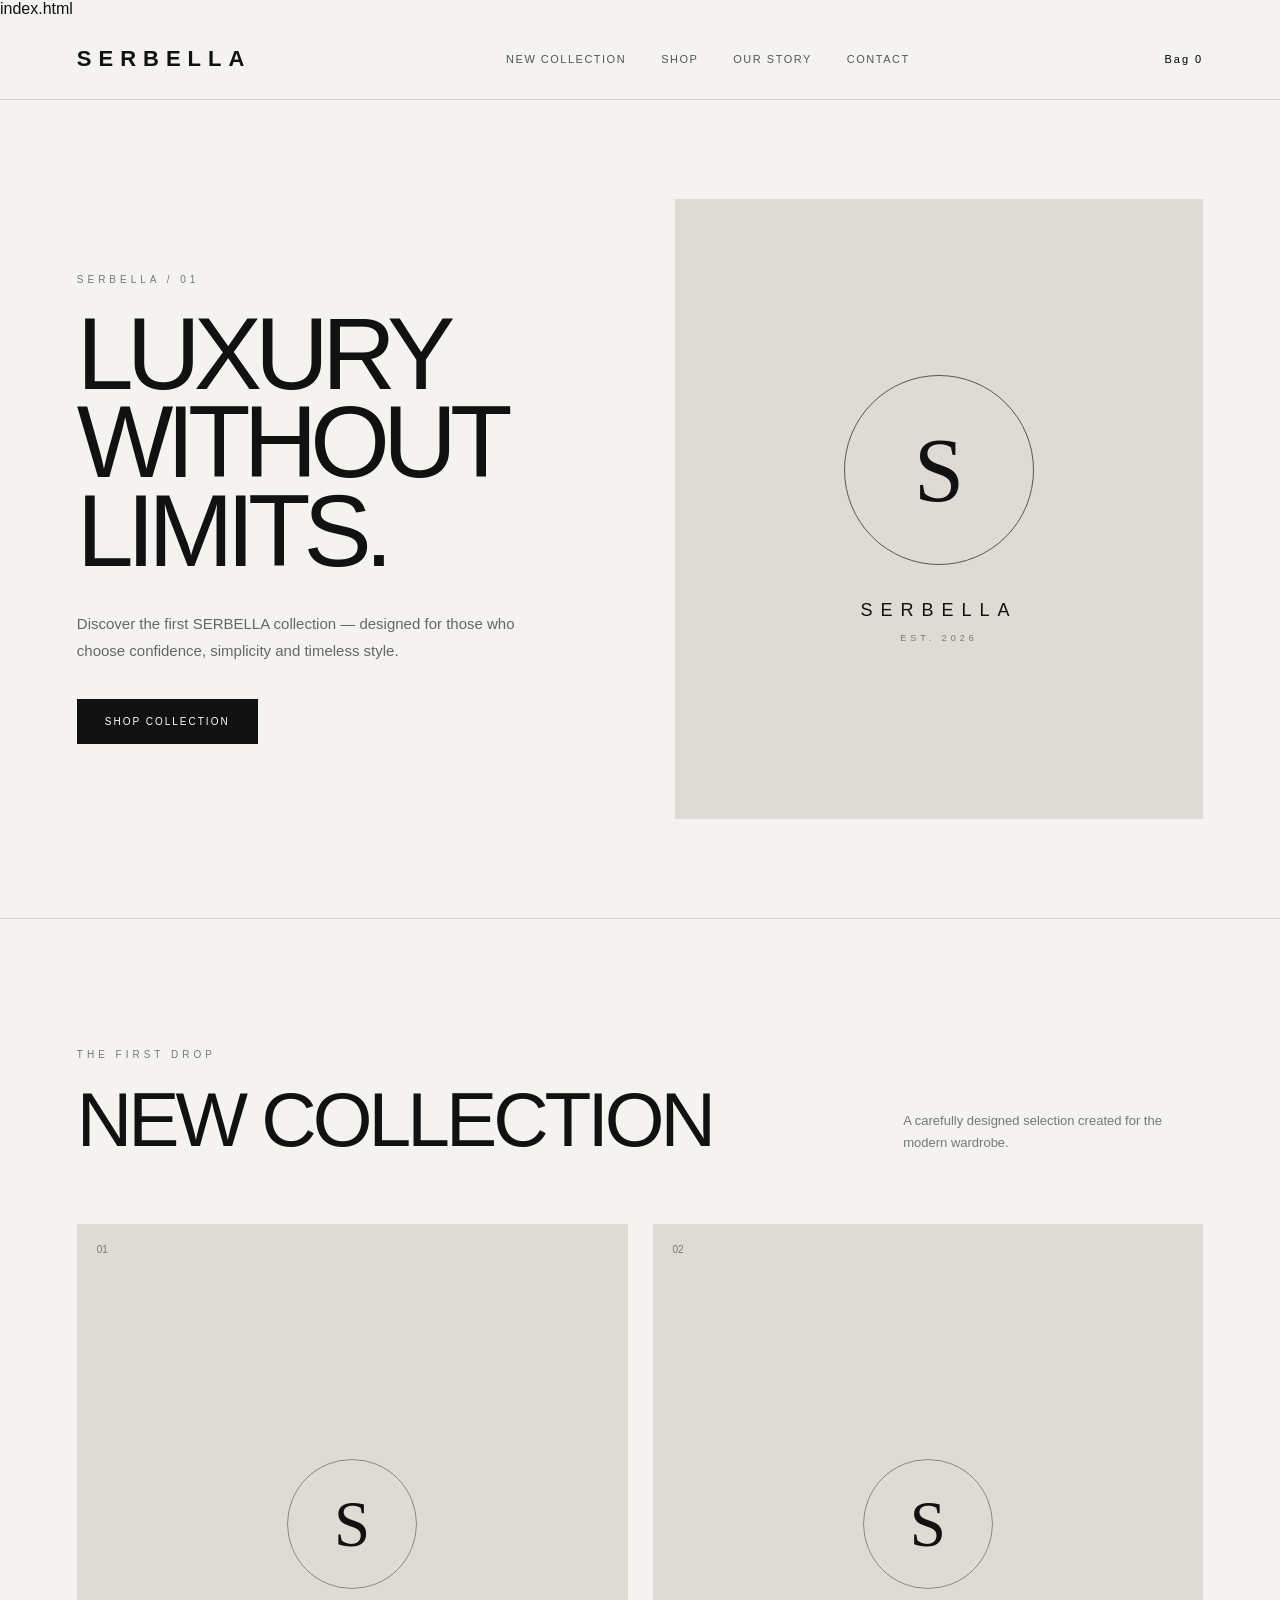
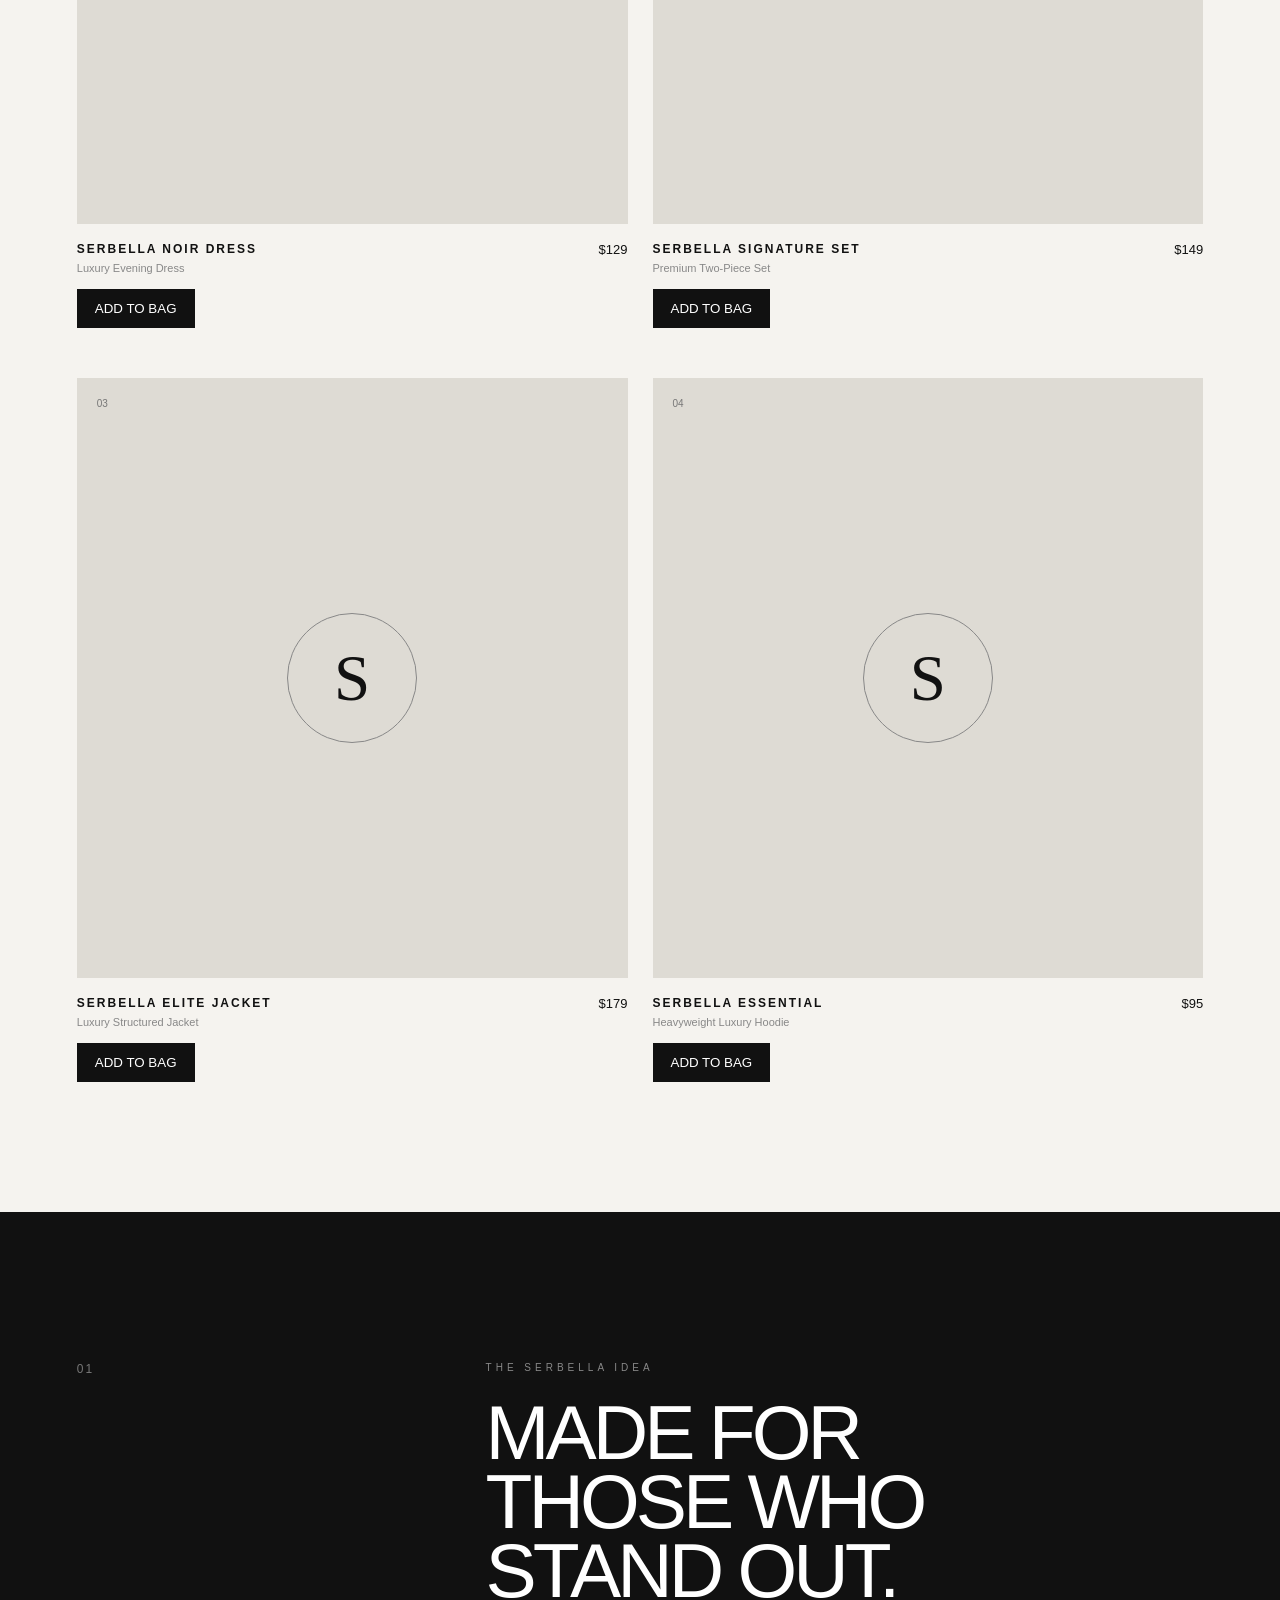
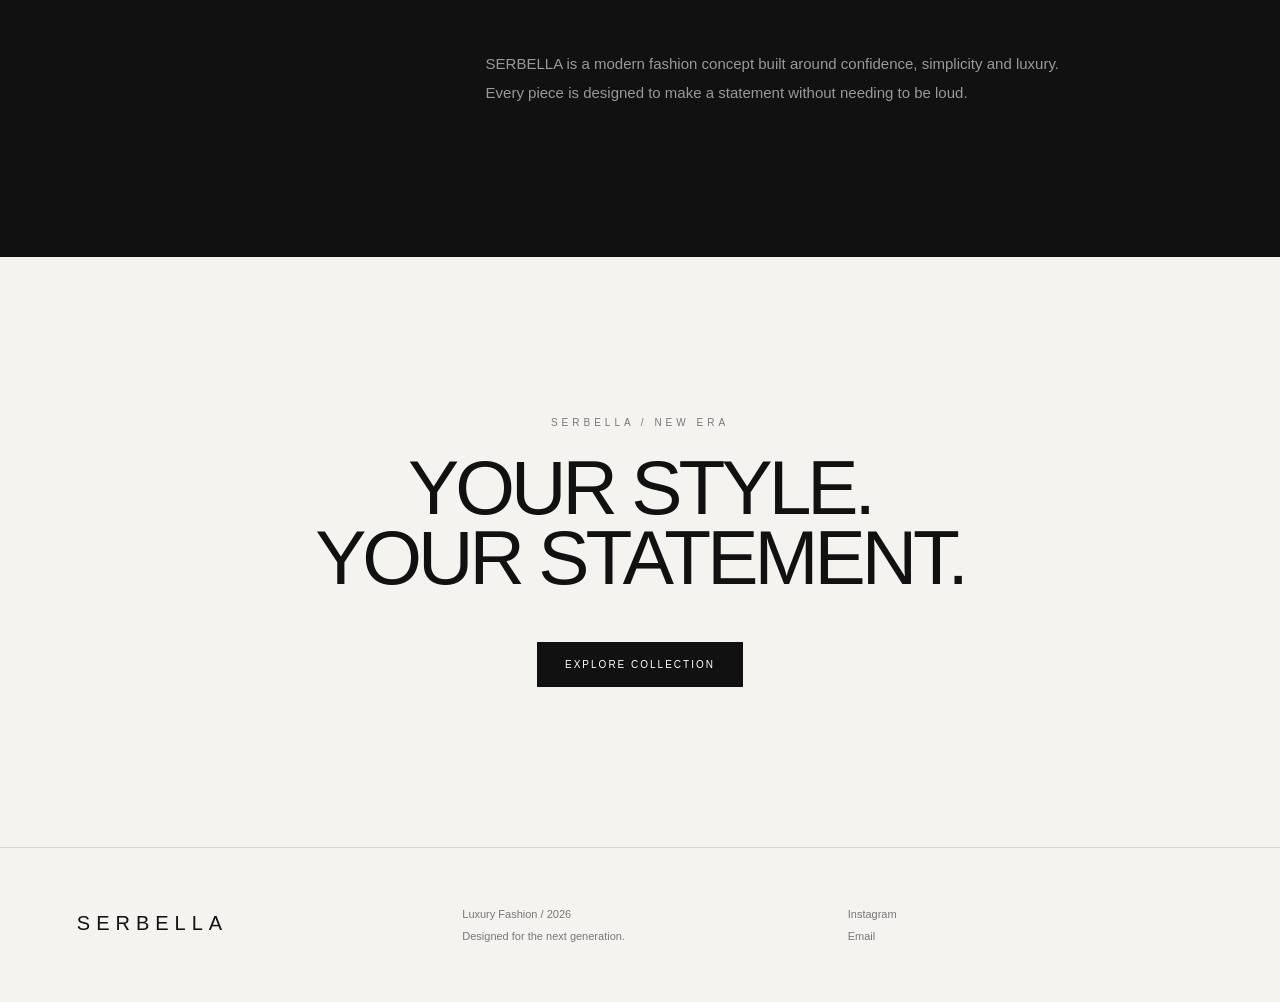
<file: index.html>
index.html
<!DOCTYPE html>
<html lang="en">
<head>
  <meta charset="UTF-8">
  <meta name="viewport" content="width=device-width, initial-scale=1.0">
  <title>SERBELLA — Luxury Fashion</title>
  <link rel="stylesheet" href="style.css">
</head>
<body>
  <!-- NAVIGATION -->
  <header class="navbar">
    <a href="#" class="logo">SERBELLA</a>
    <nav class="nav-links">
      <a href="#new">New Collection</a>
      <a href="#shop">Shop</a>
      <a href="#story">Our Story</a>
      <a href="#contact">Contact</a>
    </nav>
<button class="cart-button" id="open-cart">
  Bag <span id="cart-count">0</span>
</button>

<div class="cart-panel" id="cart-panel">
  <div class="cart-header">
    <h3>YOUR BAG</h3>
    <button id="close-cart">×</button>
  </div>

  <div id="cart-items"></div>

  <div class="cart-footer">
  <div>
    <span>Total</span>
    <strong>$<span id="cart-total">0</span></strong>
  </div>

  <button id="checkout-button">
    CHECKOUT
  </button>
</div>
    <div>
      <span>Total</span>
      <strong>$<span id="cart-total">0</span></strong>
    </div>

   
  </div>
</div>
  </header>
  <!-- HERO -->
  <main>
    <section class="hero">
      <div class="hero-content">
        <p class="eyebrow">SERBELLA / 01</p>
        <h1>
          LUXURY<br>
          WITHOUT<br>
          LIMITS.
        </h1>
        <p class="hero-text">
          Discover the first SERBELLA collection —
          designed for those who choose confidence,
          simplicity and timeless style.
        </p>
        <a href="#new" class="shop-button">
          SHOP COLLECTION
        </a>
      </div>
      <div class="hero-visual">
        <div class="hero-logo">S</div>
        <p>SERBELLA</p>
        <span>EST. 2026</span>
      </div>
    </section>
    <!-- COLLECTION -->
    <section id="new" class="collection">
      <div class="section-heading">
        <div>
          <p class="eyebrow">THE FIRST DROP</p>
          <h2>NEW COLLECTION</h2>
        </div>
        <p>
          A carefully designed selection
          created for the modern wardrobe.
        </p>
      </div>
      <div class="products">
        <article class="product">
          <div class="product-image">
            <span>01</span>
            <div>S</div>
          </div>
          <div class="product-info">
            <h3>SERBELLA NOIR DRESS</h3>
            <p>Luxury Evening Dress</p>
            <strong>$129</strong>
          </div>
        </article>
        <article class="product">
          <div class="product-image">
            <span>02</span>
            <div>S</div>
          </div>
          <div class="product-info">
            <h3>SERBELLA SIGNATURE SET</h3>
            <p>Premium Two-Piece Set</p>
            <strong>$149</strong>
          </div>
        </article>
        <article class="product">
          <div class="product-image">
            <span>03</span>
            <div>S</div>
          </div>
          <div class="product-info">
            <h3>SERBELLA ELITE JACKET</h3>
            <p>Luxury Structured Jacket</p>
            <strong>$179</strong>
          </div>
        </article>
        <article class="product">
          <div class="product-image">
            <span>04</span>
            <div>S</div>
          </div>
          <div class="product-info">
            <h3>SERBELLA ESSENTIAL</h3>
            <p>Heavyweight Luxury Hoodie</p>
            <strong>$95</strong>
          </div>
        </article>
      </div>
    </section>
    <!-- BRAND STORY -->
    <section id="story" class="story">
      <div class="story-number">
        01
      </div>
      <div>
        <p class="eyebrow">THE SERBELLA IDEA</p>
        <h2>
          MADE FOR<br>
          THOSE WHO<br>
          STAND OUT.
        </h2>
        <p class="story-text">
          SERBELLA is a modern fashion concept built around
          confidence, simplicity and luxury.
          Every piece is designed to make a statement
          without needing to be loud.
        </p>
      </div>
    </section>
    <!-- CTA -->
    <section id="shop" class="cta">
      <p class="eyebrow">SERBELLA / NEW ERA</p>
      <h2>
        YOUR STYLE.<br>
        YOUR STATEMENT.
      </h2>
      <a href="#new" class="shop-button">
        EXPLORE COLLECTION
      </a>
    </section>
  </main>
  <!-- FOOTER -->
  <footer id="contact">
    <div class="footer-logo">
      SERBELLA
    </div>
    <div>
      <p>Luxury Fashion / 2026</p>
      <p>Designed for the next generation.</p>
    </div>
    <div>
      <p>Instagram</p>
      <p>Email</p>
    </div>
  </footer>
  <script src="script.js"></script>
</body>
</html>
</file>
<file: style.css>
* {
  margin: 0;
  padding: 0;
  box-sizing: border-box;
}

html {
  scroll-behavior: smooth;
}

body {
  background: #f5f3ef;
  color: #111;
  font-family: Arial, Helvetica, sans-serif;
}

a {
  color: inherit;
  text-decoration: none;
}

/* NAVBAR */

.navbar {
  height: 82px;
  padding: 0 6%;
  display: flex;
  align-items: center;
  justify-content: space-between;
  border-bottom: 1px solid #d8d5cf;
  background: #f5f3ef;
  position: sticky;
  top: 0;
  z-index: 100;
}

.logo {
  font-size: 22px;
  letter-spacing: 7px;
  font-weight: 600;
}

.nav-links {
  display: flex;
  gap: 35px;
}

.nav-links a {
  font-size: 11px;
  text-transform: uppercase;
  letter-spacing: 1.5px;
  color: #555;
  transition: .3s;
}

.nav-links a:hover {
  color: #000;
}

.cart-button {
  border: 0;
  background: transparent;
  font-size: 11px;
  letter-spacing: 2px;
  cursor: pointer;
}

/* HERO */

.hero {
  min-height: calc(100vh - 82px);
  padding: 70px 6%;
  display: grid;
  grid-template-columns: 1fr 1fr;
  gap: 70px;
  align-items: center;
}

.hero-content {
  max-width: 700px;
}

.eyebrow {
  font-size: 10px;
  letter-spacing: 4px;
  color: #777;
  margin-bottom: 25px;
}

.hero h1 {
  font-size: clamp(60px, 8vw, 120px);
  line-height: .86;
  letter-spacing: -7px;
  font-weight: 500;
}

.hero-text {
  max-width: 480px;
  color: #666;
  font-size: 15px;
  line-height: 1.8;
  margin: 35px 0;
}

.shop-button {
  display: inline-block;
  background: #111;
  color: #fff;
  padding: 17px 28px;
  font-size: 10px;
  letter-spacing: 2px;
  transition: .3s;
}

.shop-button:hover {
  background: #444;
  transform: translateY(-3px);
}

.hero-visual {
  height: 620px;
  background: #dedbd4;
  display: flex;
  flex-direction: column;
  justify-content: center;
  align-items: center;
  text-align: center;
}

.hero-logo {
  width: 190px;
  height: 190px;
  border: 1px solid #555;
  border-radius: 50%;
  display: grid;
  place-items: center;
  font-family: Georgia, serif;
  font-size: 90px;
  margin-bottom: 35px;
}

.hero-visual p {
  font-size: 18px;
  letter-spacing: 8px;
}

.hero-visual span {
  margin-top: 12px;
  color: #777;
  font-size: 9px;
  letter-spacing: 4px;
}

/* COLLECTION */

.collection {
  padding: 130px 6%;
  border-top: 1px solid #d8d5cf;
}

.section-heading {
  display: flex;
  justify-content: space-between;
  align-items: end;
  margin-bottom: 70px;
}

.section-heading h2,
.story h2,
.cta h2 {
  font-size: clamp(45px, 6vw, 85px);
  line-height: .9;
  letter-spacing: -4px;
  font-weight: 500;
}

.section-heading > p {
  max-width: 300px;
  color: #777;
  font-size: 13px;
  line-height: 1.7;
}

.products {
  display: grid;
  grid-template-columns: repeat(2, 1fr);
  gap: 50px 25px;
}

.product-image {
  height: 600px;
  background: #dedbd4;
  display: flex;
  align-items: center;
  justify-content: center;
  position: relative;
}

.product-image span {
  position: absolute;
  top: 20px;
  left: 20px;
  font-size: 10px;
  color: #777;
}

.product-image div {
  width: 130px;
  height: 130px;
  border: 1px solid #888;
  border-radius: 50%;
  display: grid;
  place-items: center;
  font-family: Georgia, serif;
  font-size: 65px;
}

.product-info {
  padding-top: 18px;
  display: grid;
  grid-template-columns: 1fr auto;
}

.product-info h3 {
  font-size: 12px;
  letter-spacing: 2px;
  font-weight: 600;
}

.product-info p {
  grid-column: 1;
  color: #888;
  font-size: 11px;
  margin-top: 6px;
}

.product-info strong {
  grid-column: 2;
  grid-row: 1 / 3;
  font-size: 13px;
  font-weight: 500;
}

/* STORY */

.story {
  padding: 150px 6%;
  background: #111;
  color: #fff;
  display: grid;
  grid-template-columns: 1fr 2fr;
  gap: 50px;
}

.story .eyebrow {
  color: #888;
}

.story h2 {
  margin-bottom: 45px;
}

.story-number {
  color: #777;
  font-size: 12px;
  letter-spacing: 2px;
}

.story-text {
  max-width: 600px;
  color: #999;
  font-size: 15px;
  line-height: 1.9;
}

/* CTA */

.cta {
  padding: 160px 6%;
  text-align: center;
}

.cta h2 {
  margin-bottom: 50px;
}

/* FOOTER */

footer {
  padding: 55px 6%;
  border-top: 1px solid #d8d5cf;
  display: grid;
  grid-template-columns: 1fr 1fr 1fr;
  gap: 30px;
  color: #777;
  font-size: 11px;
  line-height: 2;
}

.footer-logo {
  color: #111;
  letter-spacing: 6px;
  font-size: 20px;
}

/* MOBILE */

@media (max-width: 800px) {

  .navbar {
    padding: 0 5%;
  }

  .nav-links {
    display: none;
  }

  .hero {
    grid-template-columns: 1fr;
    padding: 55px 5%;
  }

  .hero h1 {
    font-size: 65px;
  }

  .hero-visual {
    height: 430px;
  }

  .section-heading {
    display: block;
  }

  .section-heading > p {
    margin-top: 25px;
  }

  .products {
    grid-template-columns: 1fr;
  }

  .product-image {
    height: 500px;
  }

  .story {
    grid-template-columns: 1fr;
    padding: 100px 5%;
  }

  .cta {
    padding: 110px 5%;
  }

  footer {
    grid-template-columns: 1fr;
    padding: 40px 5%;
  }
}
/* CART PANEL */

.cart-panel {
  position: fixed;
  top: 0;
  right: -420px;
  width: 400px;
  max-width: 90%;
  height: 100vh;
  background: #f5f3ef;
  border-left: 1px solid #d8d5cf;
  z-index: 999;
  padding: 30px;
  transition: right .4s ease;
  display: flex;
  flex-direction: column;
}

.cart-panel.active {
  right: 0;
}

.cart-header {
  display: flex;
  justify-content: space-between;
  align-items: center;
  padding-bottom: 25px;
  border-bottom: 1px solid #d8d5cf;
}

.cart-header h3 {
  font-size: 12px;
  letter-spacing: 3px;
}

#close-cart {
  border: 0;
  background: transparent;
  font-size: 30px;
  cursor: pointer;
}

#cart-items {
  flex: 1;
  overflow-y: auto;
  padding: 25px 0;
}

.cart-item {
  display: flex;
  justify-content: space-between;
  gap: 15px;
  padding: 18px 0;
  border-bottom: 1px solid #ddd9d1;
}

.cart-item h4 {
  font-size: 11px;
  letter-spacing: 1px;
}

.cart-item p {
  color: #777;
  font-size: 12px;
  margin-top: 5px;
}

.remove-item {
  border: 0;
  background: transparent;
  color: #777;
  cursor: pointer;
  font-size: 11px;
}

.cart-footer {
  border-top: 1px solid #d8d5cf;
  padding-top: 25px;
}

.cart-footer > div {
  display: flex;
  justify-content: space-between;
  margin-bottom: 20px;
  font-size: 13px;
}

#checkout-button {
  width: 100%;
  padding: 17px;
  border: 0;
  background: #111;
  color: #fff;
  cursor: pointer;
  letter-spacing: 2px;
}

@media (max-width: 500px) {
  .cart-panel {
    width: 100%;
    max-width: 100%;
  }
}
</file>
